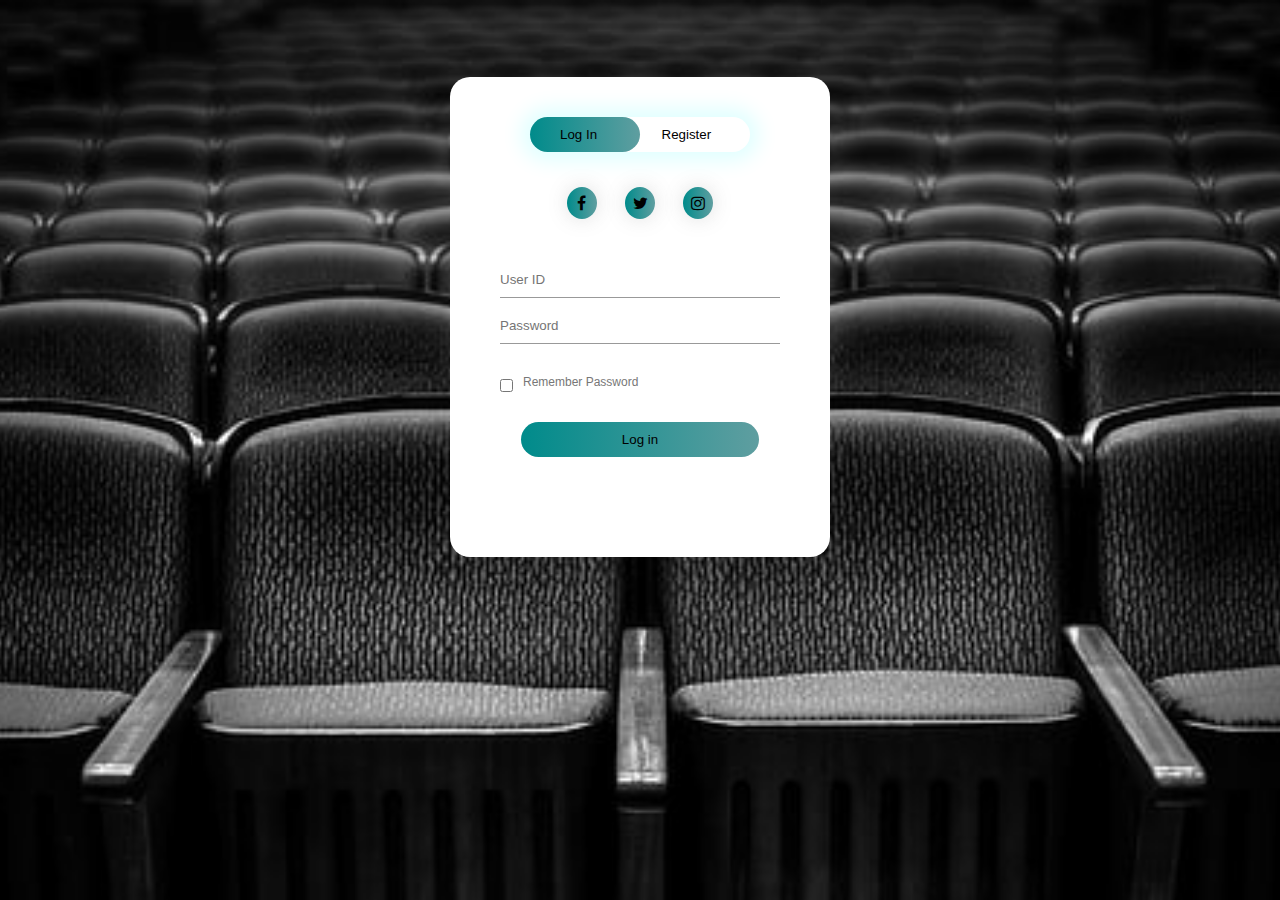
<file: login.html>
<!DOCTYPE html>
<html lang="en">
<head>
    <meta charset="UTF-8">
    <meta name="viewport" content="width=device-width, initial-scale=1.0">
    <link rel="stylesheet" href="style.css">

    <link rel="stylesheet" href="https://cdnjs.cloudflare.com/ajax/libs/font-awesome/4.7.0/css/font-awesome.min.css">
    <link rel="stylesheet" href="login.css">
    <link rel="icon" href="./logoo.png">
    <title>Login Form</title>
</head>
<body>
    <div class="hero">
    
        <div class="form-box">
            <div class="button-box">
                <div id="btn"></div>
                <button type="button" class="toggle-btn" onclick="login()">Log In</button>
                <button type="button" class="toggle-btn" onclick="register()">Register</button>
            </div>
            <div class="socail-icons">
                <i class="fa fa-facebook" aria-hidden="true"></i>
                <i class="fa fa-twitter" aria-hidden="true"></i>
                <i class="fa fa-instagram" aria-hidden="true"></i>
            </div>
            <form  id="login" class="input-group">
                <input type="text" class="input-field" placeholder="User ID" required>
                <input type="password" class="input-field" placeholder="Password" required>
                <input type="checkbox"  class="check-box"> <span>Remember Password</span>
            <button type="Submit" class="submit-btn">Log in</button>  
            </form>
            <form  id="register" class="input-group">
                <input type="text" class="input-field" placeholder="User ID" required>
                <input type="email" class="input-field" placeholder="Email ID" required>
                <input type="password" class="input-field" placeholder="Password" required>
                <input type="checkbox"  class="check-box"> <span>I agree to  the terms and conditions</span>
            <button type="Submit" class="submit-btn">Register</button>  
            </form>
        </div>

    </div>
</body>
<script src="app.js"></script>
</html>
</file>
<file: style.css>
html{
    scroll-behavior: smooth;
}
*{
    margin: 0; padding: 0; box-sizing: border-box;
    font-family: 'Poppins', sans-serif;
}
a{text-decoration: none;}
a:hover{text-decoration: none;}
p{
    font-size: 0.9rem;
    line-height: 1.6;
    font-weight: 400;
}

/********DIV PT2 PART STARTS*************/
.divpt2{
    width: auto;
    margin-top: 100px;
    margin-bottom: 100px;
    margin-left: 20px;
}
.extra-div{
    width: 100%;
    border-radius: 5px; 
}
/********DIV PT2 PART ENDS***************/


/******** Courses PART STARTS**********/
.courses{
    width: auto;
    height: auto;
    margin-top: 100px ;
    margin-bottom: 100px ; 
    margin-left: 20px;
    margin-right: 20px;
}
.carousel-indicators{
    position: absolute;
    right: 0;
    bottom: -30px !important;
    overflow-y: hidden;
}
.card {
        /* margin: 0 0.5em;
        box-shadow: 2px 6px 8px 0 rgba(22, 22, 26, 0.18);
        border: none;
        border-radius: 0; */
    /* ----------------CENTER AND ROUNDED CARDS---------------- */
    
    padding: 1.5em .5em .5em !important;
    border-radius: 2em !important;
    text-align: center !important;
    box-shadow: 0 5px 10px rgba(0,0,0,.2) !important;
}
.card img {
    /* --------------------SIMPLE----------------------- */
    /* max-width: 100%;
    max-height: 100%; */
    /* --------------------SIMPLE----------------------- */

    /* ----------------CENTER AND ROUNDED CARDS---------------- */
    width: 40% !important;
    border-radius: 100%;
    margin: 0 auto;
    box-shadow: 0 0 10px rgba(0,0,0,.2);
}
.cardHover{
    transition: border-color 1s, box-shadow 0.5s;
    transition: transform 0.2s ease;
    border-radius: 0;
    border: 0;
    margin-bottom: 1.5em;
}
.cardHover:hover {
        border-color: rgba(13, 110, 253, 0.7);
        box-shadow: 0px 0px 10px 2px rgba(13, 110, 253, 0.6);
        transform: scale(1.05);
}
.cardHover .btn{
    border-radius:2em !important;
    background-color: teal !important;
    color: #ffffff !important;
    padding: .5em 1.5em !important;
}
.cardHover .btn:hover {
    background-color: rgba(0, 128, 128, 0.7) !important;
    color: #ffffff !important;
    box-shadow: 0 0 10px rgba(0, 0, 0, 0.2) !important;
}

/********Courses PART ENDS *********/

/*********students viewing   STARTS**********/

.students-viewing{
    width: auto;
    height: auto;
    margin: 100px 20px;
}
/*********students viewing  ENDS**********/


/*********Testimonials STARTS**********/

.students{
    width: auto;
    height: auto;
    margin: 100px 20px;
}
.studentpic{
    width: 100%;
    height: 140px;
    border-radius: 50%;
    
}
@media screen and (max-width: 470px){
.row{
    justify-content: center;
    align-items: center;
    display: flex !important;
    flex-direction: column !important;
}
.modal-body .row section{
    width: 100% !important;
}
.row .student-pic .studentpic{
    width: 100px;
}
}
/*********Testimonials ENDS**********/


/* ---------------MODAL----------------- */
.cards-wrapper {
    display: flex;
    justify-content: center;
}
.card img {
    max-width: 100%;
    max-height: 100%;
}
.card {
    margin: 0 0.5em;
    box-shadow: 2px 6px 8px 0 rgba(22, 22, 26, 0.18);
    border: none;
    border-radius: 0;
}
.carousel-inner {
    padding: 1em;
}
.carousel-control-prev,
.carousel-control-next {
    background-color: #e1e1e1;
    width: 5vh !important;
    height: 5vh;
    border-radius: 50%;
    top: 50% !important;
    transform: translateY(-50%);
}
@media (min-width: 768px) {
    .card img {
    height: 11em;
    }
}
</file>
<file: login.css>
*{
    margin: 0;
    padding: 0;
    font-family: sans-serif;
}

.hero{
    height: 100%;
    width: 100%;
    background-image: url("images/login.jpg");
    background-position: center;
    background-size: cover;
    position: absolute;
}
.form-box{
    border-radius: 20px;
    width: 380px;
    height: 480px;
    position: relative;
    margin: 6% auto;
    background: #fff;
    padding: 5px;
    overflow: hidden;
}
.button-box{
    width: 220px;
    margin: 35px auto;
    position: relative;
    box-shadow: 0 0 20px 9px 	#E0FFFF ;  
    border-radius: 30px;
}
.toggle-btn{
    padding: 10px 30px;
    cursor: pointer;
    background: transparent;
    border: 0;
    outline: none;
    position: relative;
}
#btn{
    top: 0;
    left: 0;
    position: absolute;
    width: 110px;
    height: 100%;
    background: linear-gradient(to right, 	#008B8B, 	#5F9EA0);
    border-radius: 30px;
    transition: .5s;
}
.socail-icons{
    margin: 30px auto;
    text-align: center;
}
.socail-icons .fa{
    width: 30px;
    margin: 0 12px;
    background: linear-gradient(to right, 	#008B8B, 	#5F9EA0);
    padding: 8px;
    box-shadow: 0 0 20px 0 #7f7f7f3d;
    border-radius: 50%;
    cursor: pointer;
}
.input-group{
    top: 180px;
    position: absolute;
    width: 280px;
    transition: .5s;
}
.input-field{
    width: 100%;
    padding: 10px 0;
    margin: 5px 0;
    border-left: 0;
    border-right: 0;
    border-top: 0;
    border-bottom: 1px solid #999;
    outline: none;
    background: transparent;
}

.submit-btn{
    width: 85%;
    padding: 10px 30px;
    cursor: pointer;
    display: block;
    margin: auto;
    background: linear-gradient(to right, 	#008B8B, 	#5F9EA0);
    border: 0;
    outline: none;
    border-radius: 30px;
}
.check-box{
    margin: 30px 10px 30px 0;
}

span{
    color: #777;
    font-size: 12px;
    bottom: 68px;
    position: absolute;
}

#login{
    left: 50px;
}
#register{
    left: 450px;
}


@media screen and (max-width: 667px){
    .form-box{
        width: 340px;
    }
}
</file>
